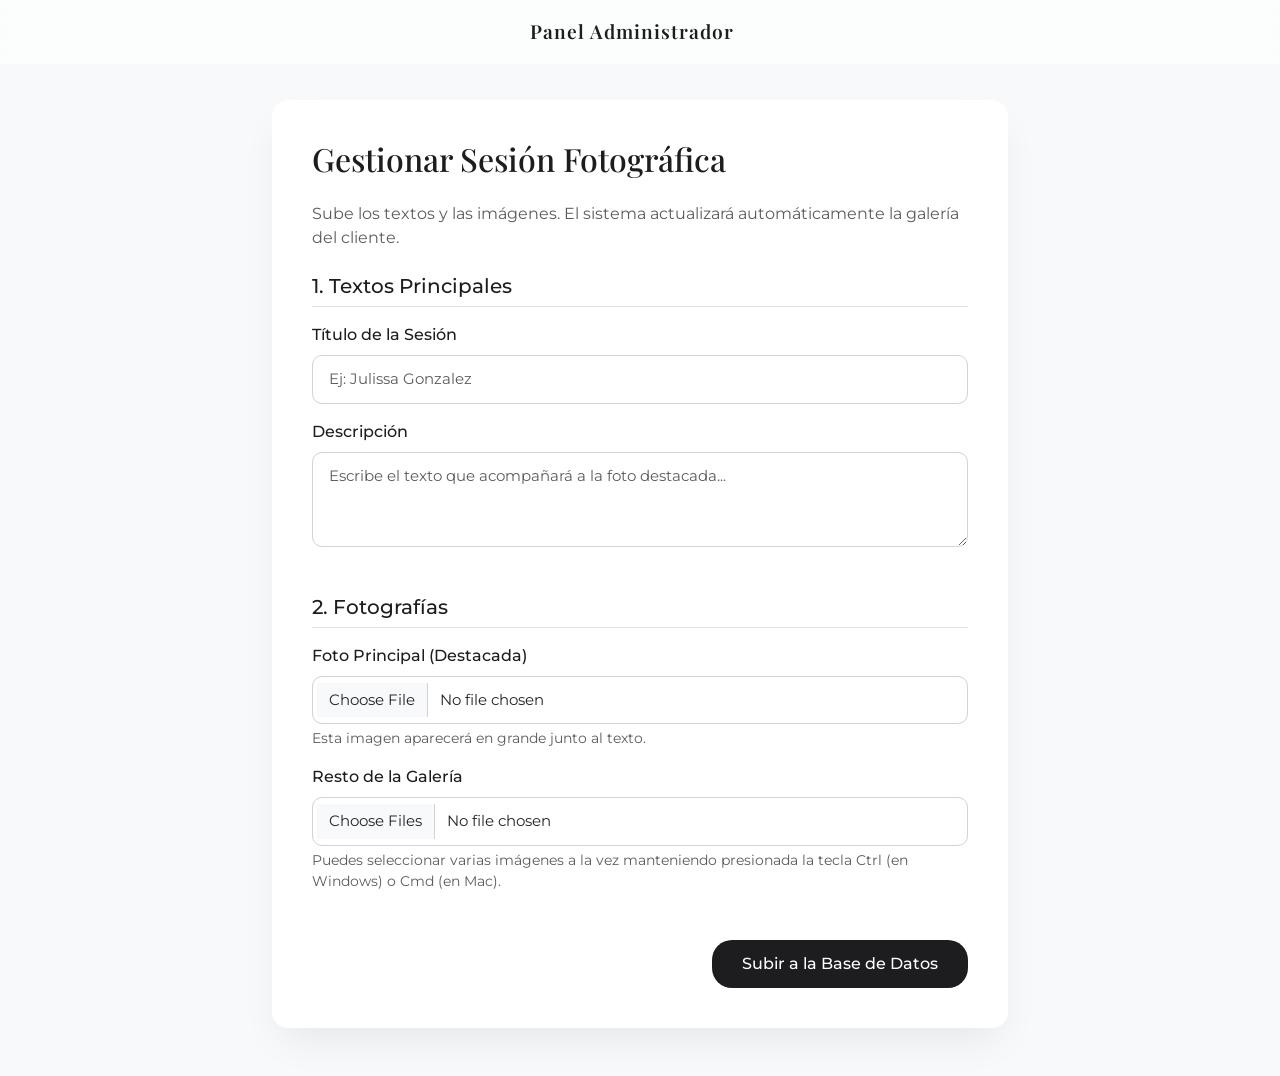
<file: admin.html>
<!DOCTYPE html>
<html lang="es">
<head>
    <meta charset="UTF-8">
    <meta name="viewport" content="width=device-width, initial-scale=1.0">
    <title>Panel Administrador | Estudio Fotográfico</title>
    <link href="https://cdn.jsdelivr.net/npm/bootstrap@5.3.2/dist/css/bootstrap.min.css" rel="stylesheet">
    <link href="https://fonts.googleapis.com/css2?family=Playfair+Display:ital,wght@0,400;0,600&family=Montserrat:wght@300;400&display=swap" rel="stylesheet">
    <link rel="stylesheet" href="style.css">
    
    <style>
        /* Ajustes específicos para el layout del administrador */
        body { 
            padding-top: 100px; /* Espacio para el navbar fijo */
        }
        
        .admin-card {
            background: #ffffff;
            border-radius: 16px;
            box-shadow: 0 20px 40px -10px rgba(0, 0, 0, 0.08);
            padding: 2.5rem;
            border: none;
        }

        /* Estilo Apple para los inputs */
        .form-control, .form-control:focus {
            border-radius: 10px;
            border: 1px solid #d2d2d7;
            box-shadow: none;
            padding: 0.75rem 1rem;
            font-size: 0.95rem;
        }

        .form-control:focus {
            border-color: #0071e3; /* Azul clásico de enfoque */
        }

        .form-label {
            font-weight: 500;
            color: #1d1d1f;
            margin-bottom: 0.5rem;
        }

        .btn-admin {
            background-color: #1d1d1f;
            color: #fff;
            border-radius: 20px;
            padding: 12px 30px;
            font-weight: 500;
            transition: all 0.3s ease;
            border: none;
        }

        .btn-admin:hover {
            background-color: #424245;
            color: #fff;
            transform: translateY(-2px);
        }
    </style>
</head>
<body class="bg-light">

    <nav class="navbar fixed-top glass-nav">
        <div class="container-fluid justify-content-center">
            <span class="navbar-brand mb-0 h1 elegant-brand">Panel Administrador</span>
        </div>
    </nav>

    <main class="container mb-5">
        <div class="row justify-content-center">
            <div class="col-lg-8">
                <div class="admin-card">
                    <h2 class="mb-4" style="font-family: 'Playfair Display', serif; color: #1d1d1f;">Gestionar Sesión Fotográfica</h2>
                    <p class="text-muted mb-4">Sube los textos y las imágenes. El sistema actualizará automáticamente la galería del cliente.</p>
                    
                    <form id="adminForm">
                        
                        <h5 class="mb-3 border-bottom pb-2">1. Textos Principales</h5>
                        <div class="mb-3">
                            <label for="tituloInput" class="form-label">Título de la Sesión</label>
                            <input type="text" class="form-control" id="tituloInput" placeholder="Ej: Julissa Gonzalez" required>
                        </div>
                        <div class="mb-4">
                            <label for="descripcionInput" class="form-label">Descripción</label>
                            <textarea class="form-control" id="descripcionInput" rows="3" placeholder="Escribe el texto que acompañará a la foto destacada..." required></textarea>
                        </div>

                        <h5 class="mb-3 border-bottom pb-2 mt-5">2. Fotografías</h5>
                        <div class="mb-3">
                            <label for="fotoPrincipalInput" class="form-label">Foto Principal (Destacada)</label>
                            <input class="form-control" type="file" id="fotoPrincipalInput" accept="image/*" required>
                            <div class="form-text">Esta imagen aparecerá en grande junto al texto.</div>
                        </div>
                        <div class="mb-4">
                            <label for="fotosGaleriaInput" class="form-label">Resto de la Galería</label>
                            <input class="form-control" type="file" id="fotosGaleriaInput" accept="image/*" multiple required>
                            <div class="form-text">Puedes seleccionar varias imágenes a la vez manteniendo presionada la tecla Ctrl (en Windows) o Cmd (en Mac).</div>
                        </div>

                        <div class="d-grid gap-2 d-md-flex justify-content-md-end mt-5">
                            <button type="submit" class="btn btn-admin">Subir a la Base de Datos</button>
                        </div>
                    </form>
                </div>
            </div>
        </div>
    </main>

    <script src="https://cdn.jsdelivr.net/npm/bootstrap@5.3.2/dist/js/bootstrap.bundle.min.js"></script>
    <script>
        // Simulamos lo que pasará cuando le des clic a Guardar
        document.getElementById('adminForm').addEventListener('submit', function(e) {
            e.preventDefault(); // Evita que la página se recargue de golpe
            
            // Aquí es donde meteremos el código para enviar los archivos y textos 
            // a nuestro servidor mediante una petición HTTP (fetch).
            alert('¡Formulario listo! El siguiente paso es conectar esto con la Base de Datos.');
        });
    </script>
</body>
</html>
</file>
<file: style.css>
body {
    font-family: 'Montserrat', sans-serif;
    /* El clásico color de fondo de Apple: un gris extra claro y limpio */
    background-color: #f5f5f7 !important; 
    color: #1d1d1f;
}

/* --- HEADER GLASSMORPHISM (Estilo Apple Avanzado) --- */
.glass-nav {
    background: rgba(255, 255, 255, 0.6);
    /* Saturate hace que los colores detrás del cristal se vean más vivos, muy Apple */
    backdrop-filter: blur(20px) saturate(180%);
    -webkit-backdrop-filter: blur(20px) saturate(180%);
    border-bottom: 1px solid rgba(255, 255, 255, 0.3);
    padding: 15px 0;
    transition: all 0.3s ease;
}

.elegant-brand {
    font-family: 'Playfair Display', serif;
    color: #1d1d1f;
    letter-spacing: 1px;
    font-size: 1.2rem;
    font-weight: 600;
}

/* --- PORTADA (HERO) --- */
.autumn-header {
    background: linear-gradient(rgba(29, 29, 31, 0.7), rgba(29, 29, 31, 0.5)), url('https://images.unsplash.com/photo-1509660933844-6910e12765a0?ixlib=rb-4.0.3&auto=format&fit=crop&w=1920&q=80');
    background-size: cover;
    background-position: center;
    background-attachment: fixed;
    padding: 200px 20px 140px;
    position: relative;
    overflow: hidden;
}

/* Animación de entrada fluida */
@keyframes fadeUp {
    0% {
        opacity: 0;
        transform: translateY(30px);
    }
    100% {
        opacity: 1;
        transform: translateY(0);
    }
}

.elegant-title {
    font-family: 'Playfair Display', serif;
    font-size: 4.5rem;
    letter-spacing: 1px;
    /* Efecto de texto con degradado premium metálico/blanco */
    background: linear-gradient(135deg, #ffffff 0%, #e0e0e0 50%, #b8b8b8 100%);
-webkit-background-clip: text;
background: linear-gradient(135deg, #ffffff 0%, #e0e0e0 50%, #b8b8b8 100%);
    -webkit-background-clip: text; /* Para Safari, Chrome y Edge */
    background-clip: text; /* La propiedad estándar obligatoria para que el editor no marque error */
    -webkit-text-fill-color: transparent; /* Vuelve la letra transparente para ver el fondo */
    -webkit-text-fill-color: transparent;
    opacity: 0; /* Inicia oculto para la animación */
    animation: fadeUp 1.2s cubic-bezier(0.2, 0.8, 0.2, 1) forwards;
    animation-delay: 0.2s; /* Pequeño retraso para que se vea intencional */
}

.elegant-subtitle {
    font-weight: 300;
    letter-spacing: 5px;
    text-transform: uppercase;
    font-size: 0.9rem;
    color: rgba(255, 255, 255, 0.8) !important;
    opacity: 0;
    animation: fadeUp 1.2s cubic-bezier(0.2, 0.8, 0.2, 1) forwards;
    animation-delay: 0.5s; /* Entra después del título principal */
}

.gallery-container {
    margin-top: -60px; /* Sube un poco más para romper la línea del hero */
    position: relative;
    z-index: 10;
}

/* --- EFECTO DESLIZAMIENTO --- */
.reveal {
    opacity: 0;
    transform: translateY(40px) scale(0.98); /* Ligero efecto de escala */
    transition: all 1s cubic-bezier(0.2, 0.8, 0.2, 1); /* Curva de animación más suave */
}

.reveal.active {
    opacity: 1;
    transform: translateY(0) scale(1);
}

/* --- CONTENEDOR DE IMAGEN Y GLASSMORPHISM --- */
.img-wrapper {
    position: relative;
    overflow: hidden;
    border-radius: 16px; /* Bordes más redondeados estilo iOS */
    background-color: #ffffff;
    aspect-ratio: 4/5;
    /* Sombra difusa y profunda, típica del diseño de Apple */
    box-shadow: 0 20px 40px -10px rgba(0, 0, 0, 0.1) !important;
    transition: transform 0.4s ease, box-shadow 0.4s ease;
}

.img-wrapper:hover {
    transform: translateY(-5px); /* Se eleva toda la tarjeta */
    box-shadow: 0 30px 50px -15px rgba(0, 0, 0, 0.15) !important;
}

.gallery-img {
    width: 100%;
    height: 100%;
    object-fit: cover;
    transition: transform 0.8s cubic-bezier(0.2, 0.8, 0.2, 1);
}

.glass-overlay {
    position: absolute;
    inset: 0;
    background: rgba(29, 29, 31, 0.2); /* Oscurece un poco en lugar de blanquear */
    backdrop-filter: blur(5px);
    -webkit-backdrop-filter: blur(5px);
    display: flex;
    align-items: center;
    justify-content: center;
    opacity: 0;
    transition: opacity 0.5s ease;
    cursor: pointer;
}

.glass-overlay span {
    background: rgba(255, 255, 255, 0.8);
    color: #1d1d1f;
    backdrop-filter: blur(10px);
    -webkit-backdrop-filter: blur(10px);
    padding: 12px 24px;
    border-radius: 30px; /* Botón en forma de píldora */
    font-size: 0.85rem;
    font-weight: 600;
    letter-spacing: 1px;
    text-transform: uppercase;
    transform: translateY(20px) scale(0.95);
    transition: all 0.5s cubic-bezier(0.2, 0.8, 0.2, 1);
    box-shadow: 0 10px 20px rgba(0,0,0,0.1);
}

.img-wrapper:hover .gallery-img {
    transform: scale(1.08);
}

.img-wrapper:hover .glass-overlay {
    opacity: 1;
}

.img-wrapper:hover .glass-overlay span {
    transform: translateY(0) scale(1);
}

/* --- MODAL --- */
.modal-backdrop.show {
    background-color: rgba(29, 29, 31, 0.9) !important;
    backdrop-filter: blur(10px);
    -webkit-backdrop-filter: blur(10px);
    opacity: 1 !important;
}

#modalImage {
    max-height: 85vh;
    object-fit: contain;
    border-radius: 8px;
    box-shadow: 0 30px 60px rgba(0,0,0,0.4);
}

/* El resto de tu CSS para los botones del modal y el de descarga se mantiene igual */
/* --- AJUSTES DE LA CUADRÍCULA (Grid) --- */
/* En pantallas muy grandes (Apple Pro Display, iMacs), permitimos 4 columnas. 
   En laptops normales (lg) mantenemos 3 o 4 según prefieras. Aquí fuerzo 4 en 'lg' */
@media (min-width: 992px) {
    .col-lg-3 {
        flex: 0 0 auto;
        width: 25%;
    }
}

/* --- ESTILOS DE LA SECCIÓN DESTACADA (Feature Section) --- */

/* Contenedor del texto al lado de la foto principal */
.feature-text-container {
    padding: 2rem;
    display: flex;
    flex-direction: column;
    justify-content: center; /* Centra el texto verticalmente */
    height: 100%;
}

.feature-title {
    font-family: 'Playfair Display', serif;
    font-size: 2.5rem;
    font-weight: 600;
    color: #1d1d1f;
    margin-bottom: 1.5rem;
    /* Un subrayado sutil y elegante */
    position: relative;
}

.feature-title::after {
    content: '';
    position: absolute;
    left: 0;
    bottom: -10px;
    width: 60px;
    height: 3px;
    background: linear-gradient(90deg, #b8b8b8, transparent); /* Degradado metálico sutil */
}

.feature-description {
    font-size: 1.1rem;
    line-height: 1.8;
    color: #6e6e73; /* El gris clásico de texto secundario de Apple */
    font-weight: 400;
}

/* Un wrapper especial para la imagen destacada, quizás un poco más grande */
.feature-img-wrapper.img-wrapper {
     /* Sombra un poco más pronunciada para la imagen principal */
    box-shadow: 0 25px 50px -12px rgba(0, 0, 0, 0.15) !important;
    /* Opcional: si quieres que la primera foto sea más apaisada (landscape) */
    /* aspect-ratio: 16/9; */ 
}
/* =========================================
   ESTILOS DEL MODAL Y BOTONES (ESTILO APPLE)
   ========================================= */

/* --- BOTONES DEL SLIDER (Flechas) --- */
.slider-btn {
    position: absolute;
    top: 50%;
    transform: translateY(-50%);
    /* Efecto cristal (Glassmorphism) */
    background: rgba(255, 255, 255, 0.15); 
    backdrop-filter: blur(12px);
    -webkit-backdrop-filter: blur(12px);
    color: white;
    border: 1px solid rgba(255, 255, 255, 0.2);
    font-size: 1.5rem;
    width: 56px;
    height: 56px;
    border-radius: 50%; /* Perfectamente redondos */
    cursor: pointer;
    z-index: 1055;
    transition: all 0.4s cubic-bezier(0.2, 0.8, 0.2, 1);
    display: flex;
    align-items: center;
    justify-content: center;
    box-shadow: 0 8px 24px rgba(0, 0, 0, 0.2);
}

.slider-btn:hover {
    background: rgba(255, 255, 255, 0.3);
    transform: translateY(-50%) scale(1.08); /* Crece un poco suavemente */
    border: 1px solid rgba(255, 255, 255, 0.4);
}

.prev-btn {
    left: 4%;
}

.next-btn {
    right: 4%;
}

/* Ajuste para celulares (botones más pequeños) */
@media (max-width: 768px) {
    .slider-btn {
        width: 44px;
        height: 44px;
        font-size: 1.2rem;
    }
    .prev-btn { left: 2%; }
    .next-btn { right: 2%; }
}

/* --- BOTÓN DE DESCARGA --- */
.download-btn {
    display: inline-flex;
    align-items: center;
    gap: 10px;
    /* Efecto cristal oscuro elegante */
    background: rgba(255, 255, 255, 0.1);
    backdrop-filter: blur(15px);
    -webkit-backdrop-filter: blur(15px);
    color: #ffffff;
    border: 1px solid rgba(255, 255, 255, 0.3);
    padding: 14px 32px;
    border-radius: 40px; /* Forma de píldora */
    text-decoration: none;
    font-size: 0.9rem;
    font-weight: 500;
    letter-spacing: 1px;
    transition: all 0.4s cubic-bezier(0.2, 0.8, 0.2, 1);
    box-shadow: 0 10px 30px rgba(0, 0, 0, 0.2);
}

/* Efecto Inverso al pasar el mouse (Estilo muy común en iOS) */
.download-btn:hover {
    background: #ffffff;
    color: #1d1d1f; /* Letra oscura */
    transform: translateY(-3px);
    box-shadow: 0 15px 35px rgba(255, 255, 255, 0.2);
}

/* Ajuste del botón de cerrar nativo de Bootstrap para que combine */
.btn-close-white {
    filter: invert(1) grayscale(100%) brightness(200%);
    opacity: 0.8;
    transition: opacity 0.3s ease, transform 0.3s ease;
}

.btn-close-white:hover {
    opacity: 1;
    transform: scale(1.1);
}
/* --- ENLACES DE LA BARRA DE NAVEGACIÓN (TABS) --- */
.nav-session-btn {
    font-size: 0.85rem;
    font-weight: 500;
    color: #6e6e73 !important; /* Gris clásico */
    text-transform: uppercase;
    letter-spacing: 1px;
    padding: 8px 20px !important;
    border-radius: 20px; /* Bordes redondeados tipo píldora */
    transition: all 0.3s cubic-bezier(0.2, 0.8, 0.2, 1);
}

.nav-session-btn:hover {
    color: #1d1d1f !important;
    background: rgba(0, 0, 0, 0.04);
}

/* Estado Activo en el Navbar (El que está seleccionado) */
.nav-session-btn.active {
    color: #1d1d1f !important;
    background: rgba(0, 0, 0, 0.08);
    font-weight: 600;
}

/* Evitar bordes feos al hacer clic en móvil */
.navbar-toggler:focus {
    box-shadow: none;
}
</file>
